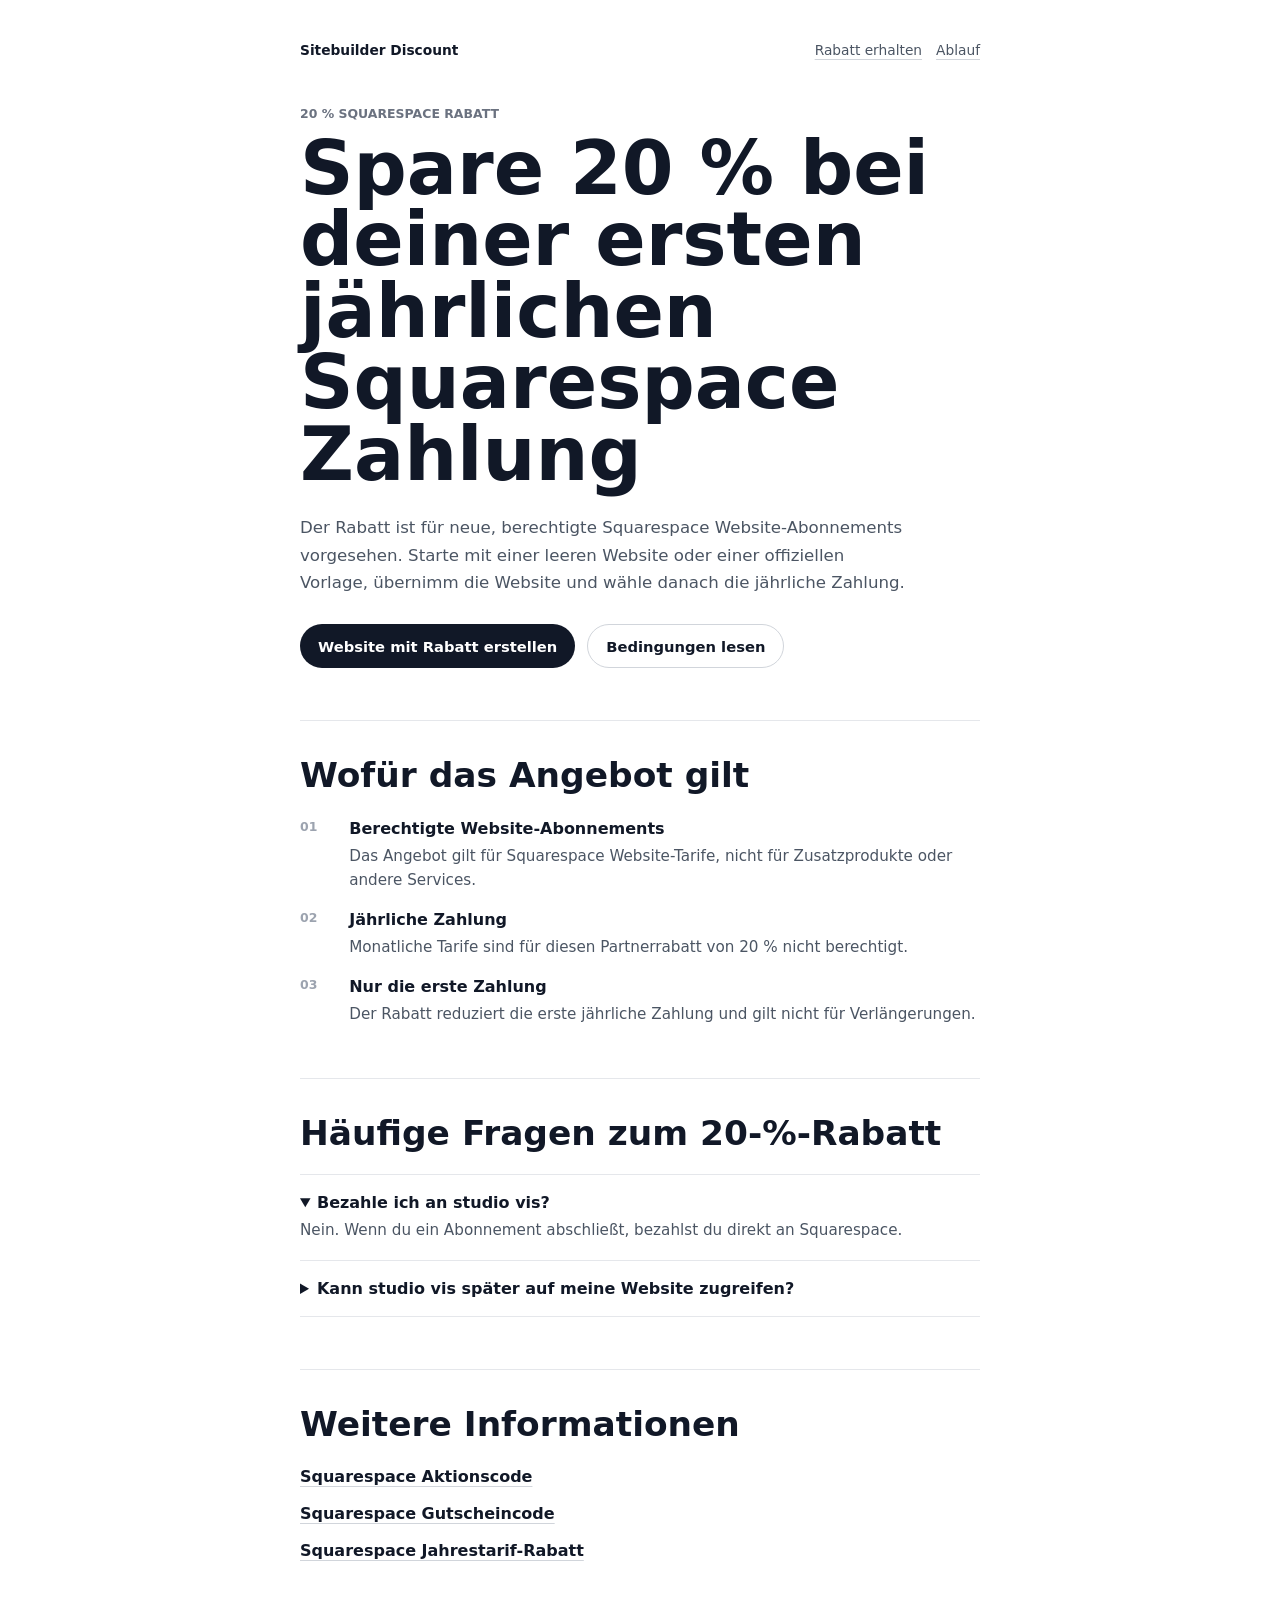
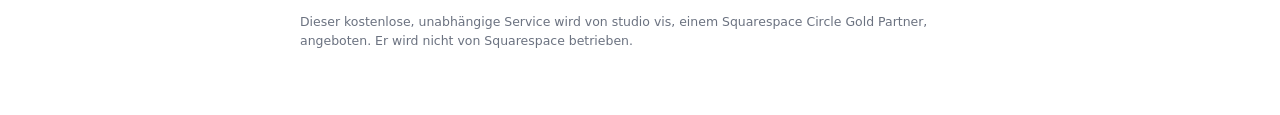
<file: squarespace-20-off/index.html>
<!DOCTYPE html>
<html lang="de">
<head>
<meta charset="utf-8"/>
<meta content="width=device-width, initial-scale=1" name="viewport"/>
<title>20 % Squarespace Rabatt auf jährliche Website-Tarife</title>
<meta content="Erhalte 20 % Squarespace Rabatt auf die erste Zahlung eines berechtigten jährlichen Website-Abonnements über eine Circle Gold Partner Test-Website." name="description"/>
<meta content="index, follow, max-image-preview:large" name="robots"/>
<link href="https://www.sitebuilder-discount.com/squarespace-20-off/" rel="canonical"/>
<link href="../seo.css" rel="stylesheet"/>
<meta content="website" property="og:type"/>
<meta content="https://www.sitebuilder-discount.com/squarespace-20-off/" property="og:url"/>
<meta content="20 % Squarespace Rabatt auf jährliche Website-Tarife" property="og:title"/>
<meta content="Starte eine berechtigte Squarespace Test-Website über einen Circle Gold Partner und spare 20 % bei der ersten jährlichen Zahlung." property="og:description"/>
<script type="application/ld+json">
{
  "@context": "https://schema.org",
  "@graph": [
    {
      "@type": "WebPage",
      "@id": "https://www.sitebuilder-discount.com/squarespace-20-off/#webpage",
      "url": "https://www.sitebuilder-discount.com/squarespace-20-off/",
      "name": "20 % Squarespace Rabatt auf jährliche Website-Tarife",
      "description": "Erhalte 20 % Squarespace Rabatt auf die erste Zahlung eines berechtigten jährlichen Website-Abonnements.",
      "isPartOf": { "@id": "https://www.sitebuilder-discount.com/#website" },
      "inLanguage": "de"
    },
    {
      "@type": "FAQPage",
      "mainEntity": [
        {
          "@type": "Question",
          "name": "Wofür gilt der Squarespace Rabatt von 20 %?",
          "acceptedAnswer": {
            "@type": "Answer",
            "text": "Er gilt für die erste Zahlung eines berechtigten jährlichen Squarespace Website-Abonnements."
          }
        },
        {
          "@type": "Question",
          "name": "Gilt der Rabatt von 20 % bei jeder Verlängerung?",
          "acceptedAnswer": {
            "@type": "Answer",
            "text": "Nein. Der Circle Gold Partner Rabatt gilt nur für die erste jährliche Zahlung."
          }
        }
      ]
    }
  ]
}
</script>
</head>
<body>
<main class="page">
<nav class="nav" aria-label="Hauptnavigation">
<a class="brand" href="../">Sitebuilder Discount</a>
<div class="nav-links">
<a href="../#form-section">Rabatt erhalten</a>
<a href="../#discount-process-title">Ablauf</a>
</div>
</nav>
<p class="eyebrow">20 % Squarespace Rabatt</p>
<h1>Spare 20 % bei deiner ersten jährlichen Squarespace Zahlung</h1>
<p class="lead">Der Rabatt ist für neue, berechtigte Squarespace Website-Abonnements vorgesehen. Starte mit einer leeren Website oder einer offiziellen Vorlage, übernimm die Website und wähle danach die jährliche Zahlung.</p>
<div class="cta-row">
<a class="button" href="../#form-section">Website mit Rabatt erstellen</a>
<a class="button secondary" href="../#discount-terms-title">Bedingungen lesen</a>
</div>
<section class="section">
<h2>Wofür das Angebot gilt</h2>
<ol class="steps">
<li><span class="number">01</span><div><h3>Berechtigte Website-Abonnements</h3><p class="muted">Das Angebot gilt für Squarespace Website-Tarife, nicht für Zusatzprodukte oder andere Services.</p></div></li>
<li><span class="number">02</span><div><h3>Jährliche Zahlung</h3><p class="muted">Monatliche Tarife sind für diesen Partnerrabatt von 20 % nicht berechtigt.</p></div></li>
<li><span class="number">03</span><div><h3>Nur die erste Zahlung</h3><p class="muted">Der Rabatt reduziert die erste jährliche Zahlung und gilt nicht für Verlängerungen.</p></div></li>
</ol>
</section>
<section class="section">
<h2>Häufige Fragen zum 20-%-Rabatt</h2>
<div class="faq">
<details open><summary>Bezahle ich an studio vis?</summary><p class="muted">Nein. Wenn du ein Abonnement abschließt, bezahlst du direkt an Squarespace.</p></details>
<details><summary>Kann studio vis später auf meine Website zugreifen?</summary><p class="muted">Nein. Nach der Übertragung entfernt die Automation studio vis vollständig von der Website.</p></details>
</div>
</section>
<section class="section">
<h2>Weitere Informationen</h2>
<ul class="links">
<li><a href="../squarespace-promo-code/">Squarespace Aktionscode</a></li>
<li><a href="../squarespace-coupon-code/">Squarespace Gutscheincode</a></li>
<li><a href="../squarespace-annual-plan-discount/">Squarespace Jahrestarif-Rabatt</a></li>
</ul>
</section>
<p class="fineprint">Dieser kostenlose, unabhängige Service wird von studio vis, einem Squarespace Circle Gold Partner, angeboten. Er wird nicht von Squarespace betrieben.</p>
</main>
</body>
</html>
</file>
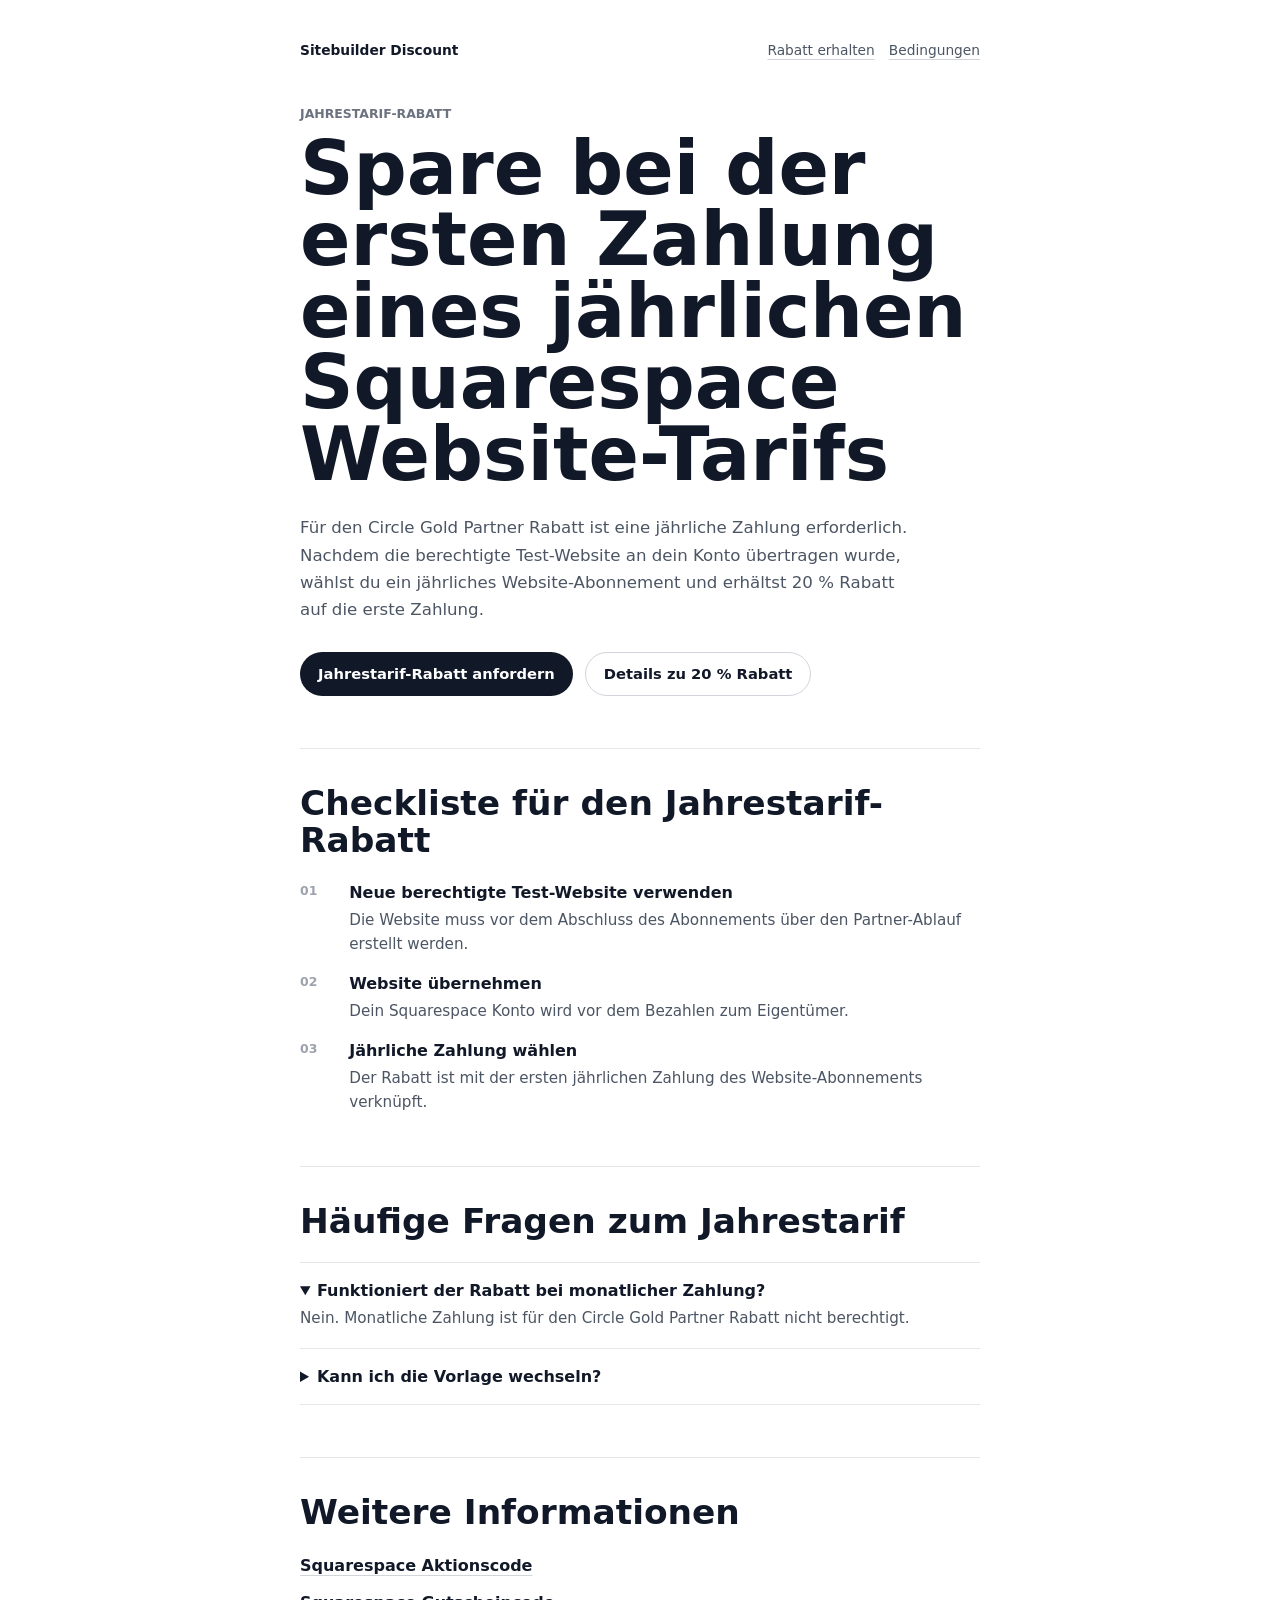
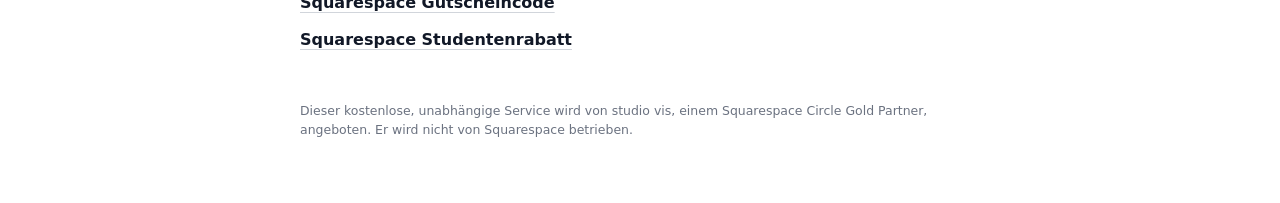
<file: squarespace-annual-plan-discount/index.html>
<!DOCTYPE html>
<html lang="de">
<head>
<meta charset="utf-8"/>
<meta content="width=device-width, initial-scale=1" name="viewport"/>
<title>Squarespace Jahrestarif-Rabatt: 20 % auf die erste Zahlung</title>
<meta content="Erhalte einen Squarespace Jahrestarif-Rabatt: 20 % auf die erste Zahlung eines berechtigten jährlichen Website-Abonnements über einen Circle Gold Partner." name="description"/>
<meta content="index, follow, max-image-preview:large" name="robots"/>
<link href="https://www.sitebuilder-discount.com/squarespace-annual-plan-discount/" rel="canonical"/>
<link href="../seo.css" rel="stylesheet"/>
<meta content="website" property="og:type"/>
<meta content="https://www.sitebuilder-discount.com/squarespace-annual-plan-discount/" property="og:url"/>
<meta content="Squarespace Jahrestarif-Rabatt: 20 % auf die erste Zahlung" property="og:title"/>
<meta content="Nutze eine Circle Gold Partner Test-Website und spare 20 % bei der ersten jährlichen Squarespace Zahlung." property="og:description"/>
<script type="application/ld+json">
{
  "@context": "https://schema.org",
  "@graph": [
    {
      "@type": "WebPage",
      "@id": "https://www.sitebuilder-discount.com/squarespace-annual-plan-discount/#webpage",
      "url": "https://www.sitebuilder-discount.com/squarespace-annual-plan-discount/",
      "name": "Squarespace Jahrestarif-Rabatt: 20 % auf die erste Zahlung",
      "description": "Erhalte 20 % Rabatt auf die erste Zahlung eines berechtigten jährlichen Squarespace Website-Abonnements.",
      "isPartOf": { "@id": "https://www.sitebuilder-discount.com/#website" },
      "inLanguage": "de"
    },
    {
      "@type": "FAQPage",
      "mainEntity": [
        {
          "@type": "Question",
          "name": "Gilt der Rabatt für jährliche oder monatliche Zahlung?",
          "acceptedAnswer": {
            "@type": "Answer",
            "text": "Der Rabatt gilt für berechtigte jährliche Squarespace Website-Abonnements."
          }
        },
        {
          "@type": "Question",
          "name": "Kann ich den Jahrestarif-Rabatt für eine bestehende Website verwenden?",
          "acceptedAnswer": {
            "@type": "Answer",
            "text": "Diese Einrichtung ist für neue berechtigte Test-Websites vorgesehen, die über ein Circle Gold Partnerkonto erstellt werden."
          }
        }
      ]
    }
  ]
}
</script>
</head>
<body>
<main class="page">
<nav class="nav" aria-label="Hauptnavigation">
<a class="brand" href="../">Sitebuilder Discount</a>
<div class="nav-links">
<a href="../#form-section">Rabatt erhalten</a>
<a href="../#discount-terms-title">Bedingungen</a>
</div>
</nav>
<p class="eyebrow">Jahrestarif-Rabatt</p>
<h1>Spare bei der ersten Zahlung eines jährlichen Squarespace Website-Tarifs</h1>
<p class="lead">Für den Circle Gold Partner Rabatt ist eine jährliche Zahlung erforderlich. Nachdem die berechtigte Test-Website an dein Konto übertragen wurde, wählst du ein jährliches Website-Abonnement und erhältst 20 % Rabatt auf die erste Zahlung.</p>
<div class="cta-row">
<a class="button" href="../#form-section">Jahrestarif-Rabatt anfordern</a>
<a class="button secondary" href="../squarespace-20-off/">Details zu 20 % Rabatt</a>
</div>
<section class="section">
<h2>Checkliste für den Jahrestarif-Rabatt</h2>
<ol class="steps">
<li><span class="number">01</span><div><h3>Neue berechtigte Test-Website verwenden</h3><p class="muted">Die Website muss vor dem Abschluss des Abonnements über den Partner-Ablauf erstellt werden.</p></div></li>
<li><span class="number">02</span><div><h3>Website übernehmen</h3><p class="muted">Dein Squarespace Konto wird vor dem Bezahlen zum Eigentümer.</p></div></li>
<li><span class="number">03</span><div><h3>Jährliche Zahlung wählen</h3><p class="muted">Der Rabatt ist mit der ersten jährlichen Zahlung des Website-Abonnements verknüpft.</p></div></li>
</ol>
</section>
<section class="section">
<h2>Häufige Fragen zum Jahrestarif</h2>
<div class="faq">
<details open><summary>Funktioniert der Rabatt bei monatlicher Zahlung?</summary><p class="muted">Nein. Monatliche Zahlung ist für den Circle Gold Partner Rabatt nicht berechtigt.</p></details>
<details><summary>Kann ich die Vorlage wechseln?</summary><p class="muted">Du kannst bei der Anfrage jede offizielle Squarespace Vorlage wählen oder mit einer leeren Website starten.</p></details>
</div>
</section>
<section class="section">
<h2>Weitere Informationen</h2>
<ul class="links">
<li><a href="../squarespace-promo-code/">Squarespace Aktionscode</a></li>
<li><a href="../squarespace-coupon-code/">Squarespace Gutscheincode</a></li>
<li><a href="../squarespace-student-discount/">Squarespace Studentenrabatt</a></li>
</ul>
</section>
<p class="fineprint">Dieser kostenlose, unabhängige Service wird von studio vis, einem Squarespace Circle Gold Partner, angeboten. Er wird nicht von Squarespace betrieben.</p>
</main>
</body>
</html>
</file>
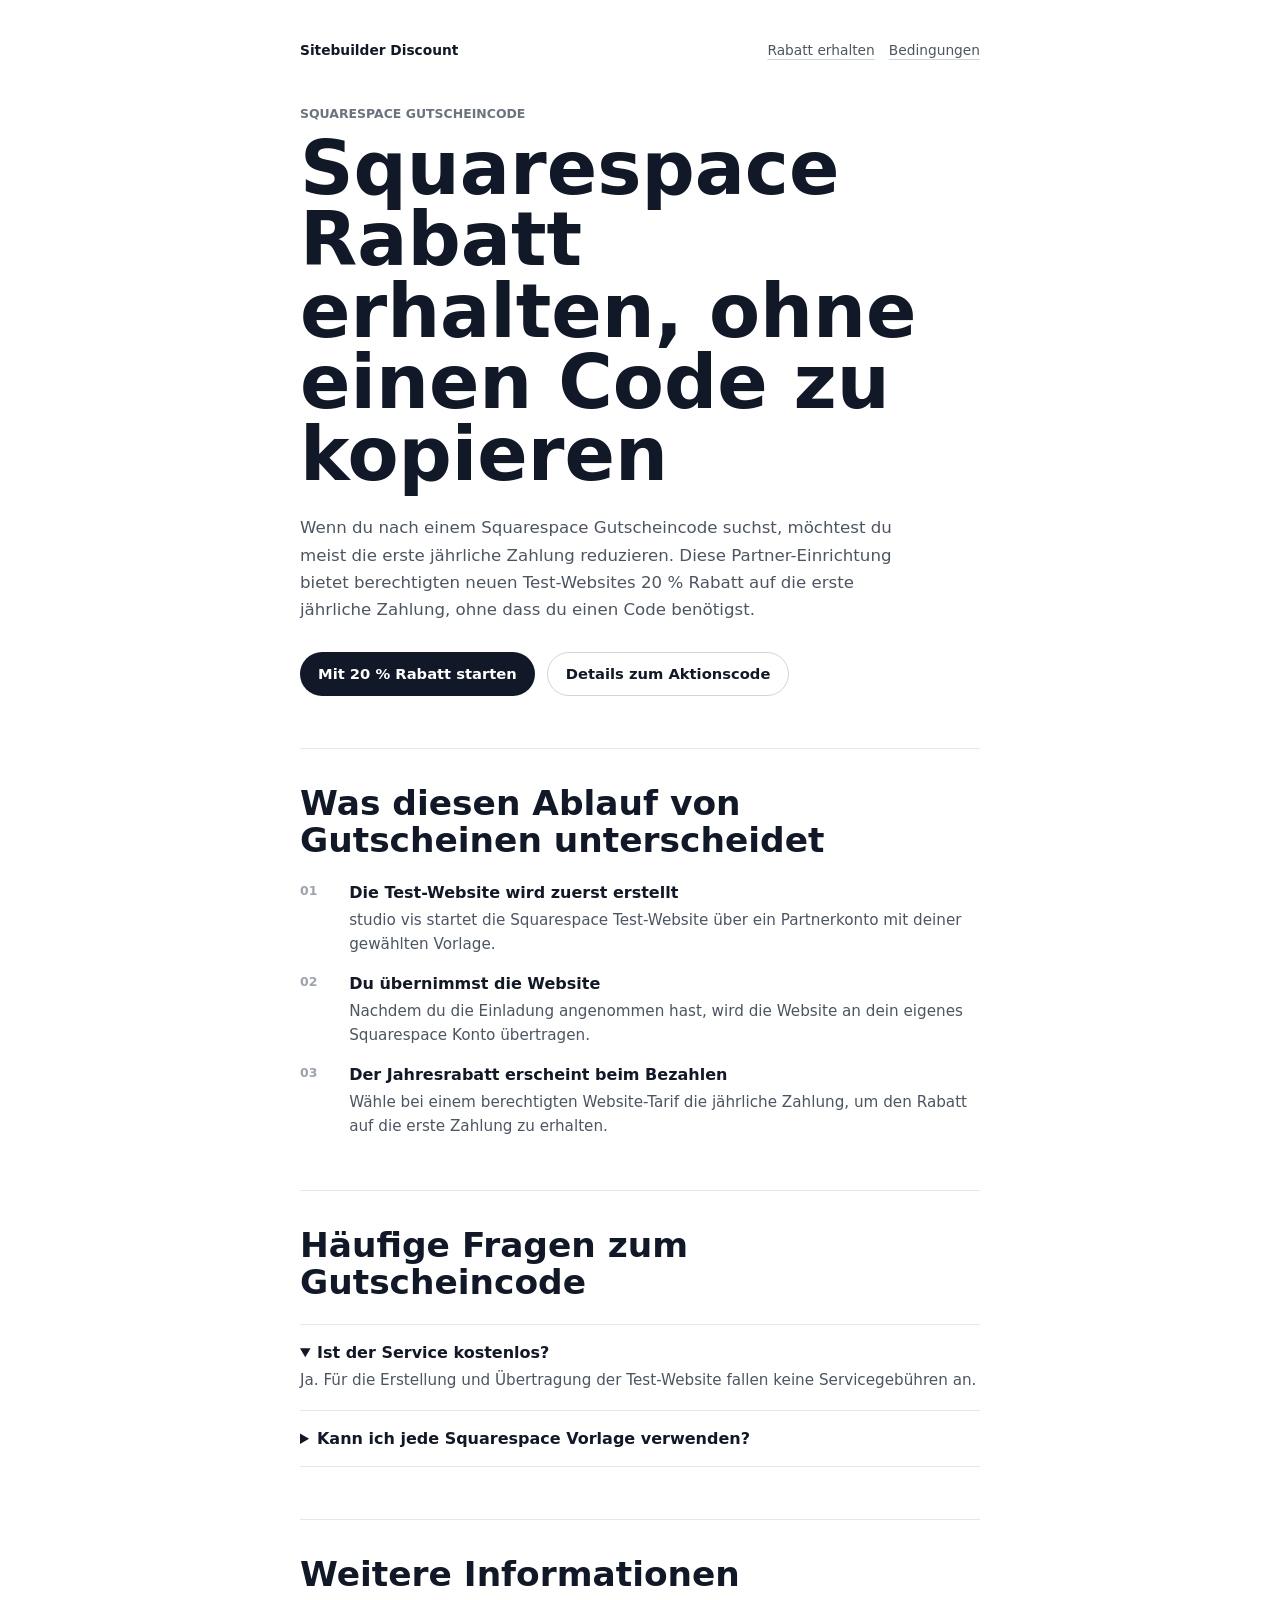
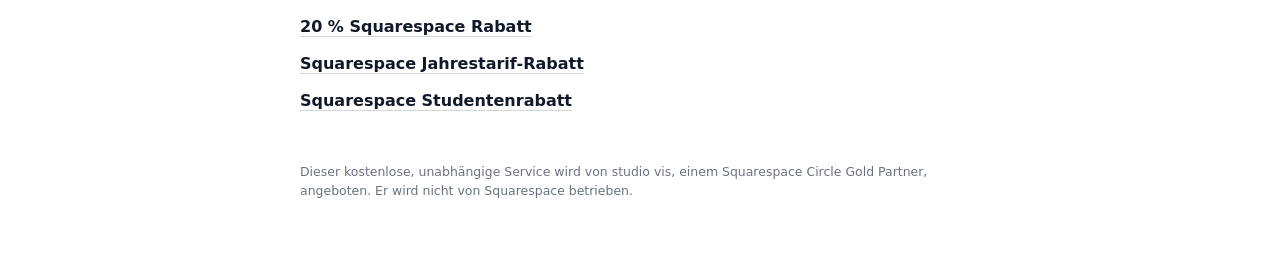
<file: squarespace-coupon-code/index.html>
<!DOCTYPE html>
<html lang="de">
<head>
<meta charset="utf-8"/>
<meta content="width=device-width, initial-scale=1" name="viewport"/>
<title>Squarespace Gutscheincode-Alternative für 20 % Rabatt</title>
<meta content="Du suchst einen Squarespace Gutscheincode? Erhalte 20 % Rabatt auf die erste Zahlung eines berechtigten jährlichen Website-Tarifs über einen Circle Gold Partner." name="description"/>
<meta content="index, follow, max-image-preview:large" name="robots"/>
<link href="https://www.sitebuilder-discount.com/squarespace-coupon-code/" rel="canonical"/>
<link href="../seo.css" rel="stylesheet"/>
<meta content="website" property="og:type"/>
<meta content="https://www.sitebuilder-discount.com/squarespace-coupon-code/" property="og:url"/>
<meta content="Squarespace Gutscheincode-Alternative für 20 % Rabatt" property="og:title"/>
<meta content="Nutze eine berechtigte Circle Gold Partner Test-Website, statt nach einem Gutscheincode zu suchen." property="og:description"/>
<script type="application/ld+json">
{
  "@context": "https://schema.org",
  "@graph": [
    {
      "@type": "WebPage",
      "@id": "https://www.sitebuilder-discount.com/squarespace-coupon-code/#webpage",
      "url": "https://www.sitebuilder-discount.com/squarespace-coupon-code/",
      "name": "Squarespace Gutscheincode-Alternative für 20 % Rabatt",
      "description": "Erhalte einen Squarespace Jahrestarif-Rabatt über eine berechtigte Circle Gold Partner Test-Website.",
      "isPartOf": { "@id": "https://www.sitebuilder-discount.com/#website" },
      "inLanguage": "de"
    },
    {
      "@type": "FAQPage",
      "mainEntity": [
        {
          "@type": "Question",
          "name": "Wo gebe ich den Gutscheincode ein?",
          "acceptedAnswer": {
            "@type": "Answer",
            "text": "Für dieses Angebot musst du keinen Gutscheincode eingeben. Der Rabatt ist mit der berechtigten, vom Partner erstellten Test-Website verknüpft."
          }
        },
        {
          "@type": "Question",
          "name": "Gilt der Rabatt bei monatlicher Zahlung?",
          "acceptedAnswer": {
            "@type": "Answer",
            "text": "Nein. Der Circle Gold Partner Rabatt gilt für die erste Zahlung eines berechtigten jährlichen Website-Abonnements."
          }
        }
      ]
    }
  ]
}
</script>
</head>
<body>
<main class="page">
<nav class="nav" aria-label="Hauptnavigation">
<a class="brand" href="../">Sitebuilder Discount</a>
<div class="nav-links">
<a href="../#form-section">Rabatt erhalten</a>
<a href="../#discount-terms-title">Bedingungen</a>
</div>
</nav>
<p class="eyebrow">Squarespace Gutscheincode</p>
<h1>Squarespace Rabatt erhalten, ohne einen Code zu kopieren</h1>
<p class="lead">Wenn du nach einem Squarespace Gutscheincode suchst, möchtest du meist die erste jährliche Zahlung reduzieren. Diese Partner-Einrichtung bietet berechtigten neuen Test-Websites 20 % Rabatt auf die erste jährliche Zahlung, ohne dass du einen Code benötigst.</p>
<div class="cta-row">
<a class="button" href="../#form-section">Mit 20 % Rabatt starten</a>
<a class="button secondary" href="../squarespace-promo-code/">Details zum Aktionscode</a>
</div>
<section class="section">
<h2>Was diesen Ablauf von Gutscheinen unterscheidet</h2>
<ol class="steps">
<li><span class="number">01</span><div><h3>Die Test-Website wird zuerst erstellt</h3><p class="muted">studio vis startet die Squarespace Test-Website über ein Partnerkonto mit deiner gewählten Vorlage.</p></div></li>
<li><span class="number">02</span><div><h3>Du übernimmst die Website</h3><p class="muted">Nachdem du die Einladung angenommen hast, wird die Website an dein eigenes Squarespace Konto übertragen.</p></div></li>
<li><span class="number">03</span><div><h3>Der Jahresrabatt erscheint beim Bezahlen</h3><p class="muted">Wähle bei einem berechtigten Website-Tarif die jährliche Zahlung, um den Rabatt auf die erste Zahlung zu erhalten.</p></div></li>
</ol>
</section>
<section class="section">
<h2>Häufige Fragen zum Gutscheincode</h2>
<div class="faq">
<details open><summary>Ist der Service kostenlos?</summary><p class="muted">Ja. Für die Erstellung und Übertragung der Test-Website fallen keine Servicegebühren an.</p></details>
<details><summary>Kann ich jede Squarespace Vorlage verwenden?</summary><p class="muted">Ja. Füge den Link zu einer offiziellen Squarespace Vorlage ein oder lass das Feld für eine leere Website frei.</p></details>
</div>
</section>
<section class="section">
<h2>Weitere Informationen</h2>
<ul class="links">
<li><a href="../squarespace-20-off/">20 % Squarespace Rabatt</a></li>
<li><a href="../squarespace-annual-plan-discount/">Squarespace Jahrestarif-Rabatt</a></li>
<li><a href="../squarespace-student-discount/">Squarespace Studentenrabatt</a></li>
</ul>
</section>
<p class="fineprint">Dieser kostenlose, unabhängige Service wird von studio vis, einem Squarespace Circle Gold Partner, angeboten. Er wird nicht von Squarespace betrieben.</p>
</main>
</body>
</html>
</file>
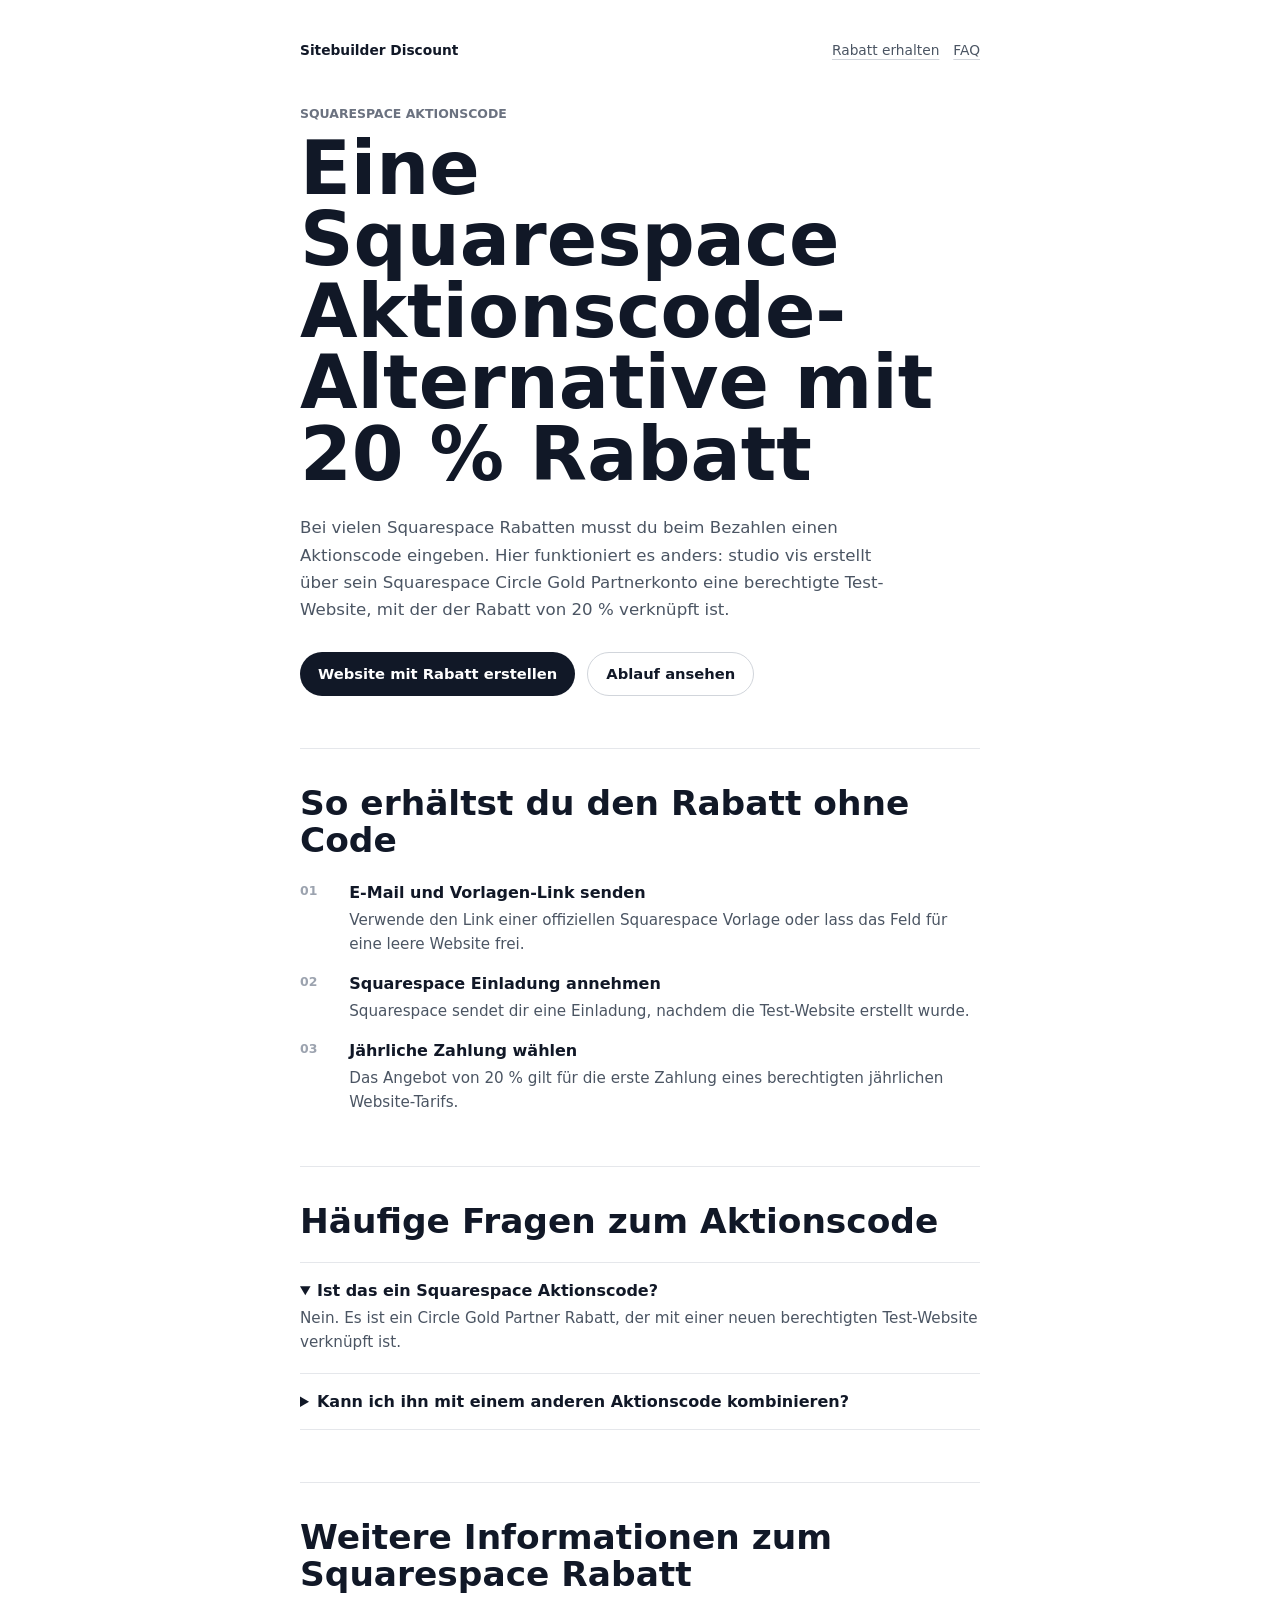
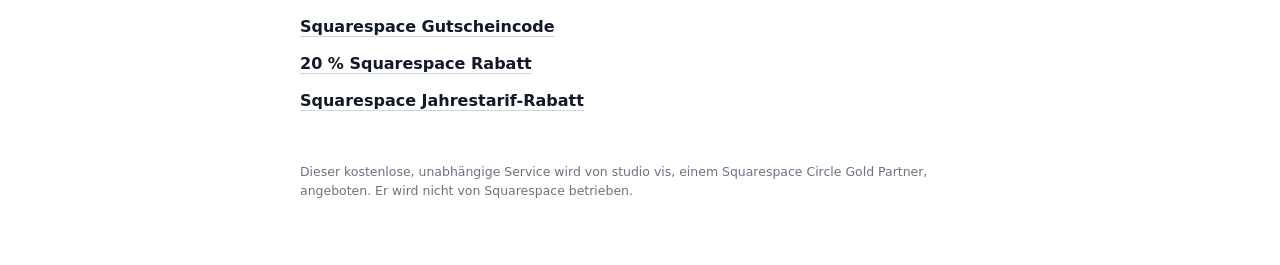
<file: squarespace-promo-code/index.html>
<!DOCTYPE html>
<html lang="de">
<head>
<meta charset="utf-8"/>
<meta content="width=device-width, initial-scale=1" name="viewport"/>
<title>Squarespace Aktionscode-Alternative: 20 % Rabatt</title>
<meta content="Du suchst einen Squarespace Aktionscode? Erhalte 20 % Rabatt auf die erste Zahlung eines berechtigten jährlichen Website-Tarifs über eine Circle Gold Partner Test-Website." name="description"/>
<meta content="index, follow, max-image-preview:large" name="robots"/>
<link href="https://www.sitebuilder-discount.com/squarespace-promo-code/" rel="canonical"/>
<link href="../seo.css" rel="stylesheet"/>
<meta content="website" property="og:type"/>
<meta content="https://www.sitebuilder-discount.com/squarespace-promo-code/" property="og:url"/>
<meta content="Squarespace Aktionscode-Alternative: 20 % Rabatt" property="og:title"/>
<meta content="Kein Code erforderlich. Starte mit einer berechtigten Partner-Test-Website und wähle die jährliche Zahlung für 20 % Rabatt." property="og:description"/>
<script type="application/ld+json">
{
  "@context": "https://schema.org",
  "@graph": [
    {
      "@type": "WebPage",
      "@id": "https://www.sitebuilder-discount.com/squarespace-promo-code/#webpage",
      "url": "https://www.sitebuilder-discount.com/squarespace-promo-code/",
      "name": "Squarespace Aktionscode-Alternative: 20 % Rabatt",
      "description": "Erhalte 20 % Rabatt auf einen berechtigten jährlichen Squarespace Website-Tarif, ohne einen Aktionscode einzugeben.",
      "isPartOf": { "@id": "https://www.sitebuilder-discount.com/#website" },
      "inLanguage": "de"
    },
    {
      "@type": "FAQPage",
      "mainEntity": [
        {
          "@type": "Question",
          "name": "Benötige ich einen Squarespace Aktionscode?",
          "acceptedAnswer": {
            "@type": "Answer",
            "text": "Nein. Der Circle Gold Partner Rabatt wird vor dem Bezahlen mit der berechtigten Test-Website verknüpft. Du musst keinen Code eingeben."
          }
        },
        {
          "@type": "Question",
          "name": "Wie hoch ist der Rabatt?",
          "acceptedAnswer": {
            "@type": "Answer",
            "text": "Der Rabatt beträgt 20 % auf die erste Zahlung eines berechtigten jährlichen Squarespace Website-Abonnements."
          }
        }
      ]
    }
  ]
}
</script>
</head>
<body>
<main class="page">
<nav class="nav" aria-label="Hauptnavigation">
<a class="brand" href="../">Sitebuilder Discount</a>
<div class="nav-links">
<a href="../#form-section">Rabatt erhalten</a>
<a href="../#faq-title">FAQ</a>
</div>
</nav>
<p class="eyebrow">Squarespace Aktionscode</p>
<h1>Eine Squarespace Aktionscode-Alternative mit 20 % Rabatt</h1>
<p class="lead">Bei vielen Squarespace Rabatten musst du beim Bezahlen einen Aktionscode eingeben. Hier funktioniert es anders: studio vis erstellt über sein Squarespace Circle Gold Partnerkonto eine berechtigte Test-Website, mit der der Rabatt von 20 % verknüpft ist.</p>
<div class="cta-row">
<a class="button" href="../#form-section">Website mit Rabatt erstellen</a>
<a class="button secondary" href="../">Ablauf ansehen</a>
</div>
<section class="section">
<h2>So erhältst du den Rabatt ohne Code</h2>
<ol class="steps">
<li><span class="number">01</span><div><h3>E-Mail und Vorlagen-Link senden</h3><p class="muted">Verwende den Link einer offiziellen Squarespace Vorlage oder lass das Feld für eine leere Website frei.</p></div></li>
<li><span class="number">02</span><div><h3>Squarespace Einladung annehmen</h3><p class="muted">Squarespace sendet dir eine Einladung, nachdem die Test-Website erstellt wurde.</p></div></li>
<li><span class="number">03</span><div><h3>Jährliche Zahlung wählen</h3><p class="muted">Das Angebot von 20 % gilt für die erste Zahlung eines berechtigten jährlichen Website-Tarifs.</p></div></li>
</ol>
</section>
<section class="section">
<h2>Häufige Fragen zum Aktionscode</h2>
<div class="faq">
<details open><summary>Ist das ein Squarespace Aktionscode?</summary><p class="muted">Nein. Es ist ein Circle Gold Partner Rabatt, der mit einer neuen berechtigten Test-Website verknüpft ist.</p></details>
<details><summary>Kann ich ihn mit einem anderen Aktionscode kombinieren?</summary><p class="muted">Nein. Squarespace Rabattangebote können normalerweise nicht kombiniert werden.</p></details>
</div>
</section>
<section class="section">
<h2>Weitere Informationen zum Squarespace Rabatt</h2>
<ul class="links">
<li><a href="../squarespace-coupon-code/">Squarespace Gutscheincode</a></li>
<li><a href="../squarespace-20-off/">20 % Squarespace Rabatt</a></li>
<li><a href="../squarespace-annual-plan-discount/">Squarespace Jahrestarif-Rabatt</a></li>
</ul>
</section>
<p class="fineprint">Dieser kostenlose, unabhängige Service wird von studio vis, einem Squarespace Circle Gold Partner, angeboten. Er wird nicht von Squarespace betrieben.</p>
</main>
</body>
</html>
</file>
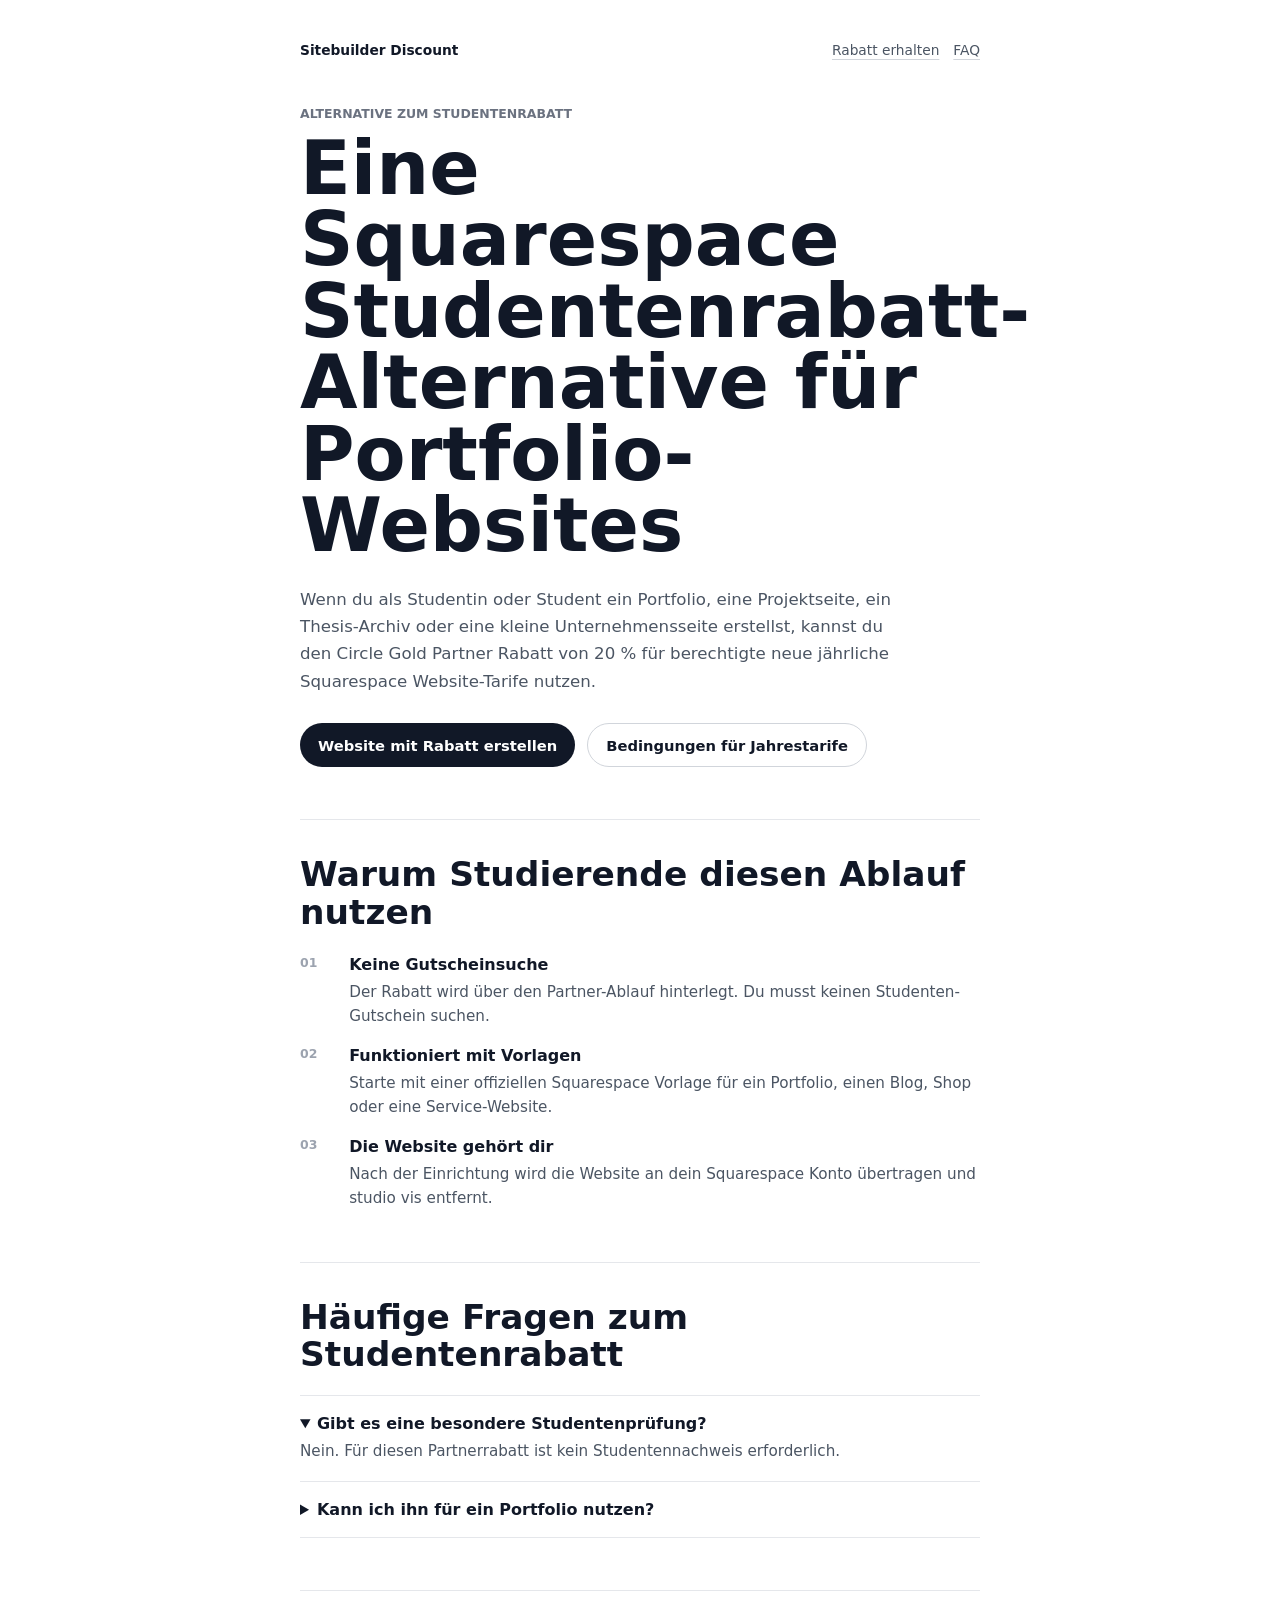
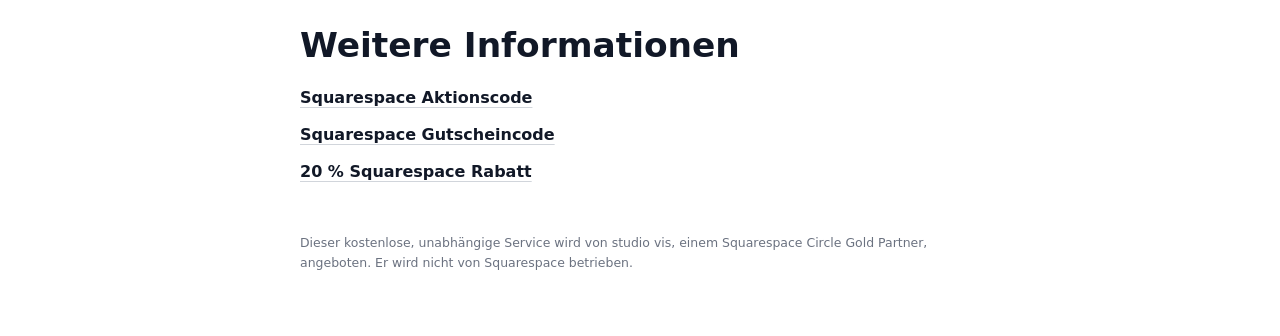
<file: squarespace-student-discount/index.html>
<!DOCTYPE html>
<html lang="de">
<head>
<meta charset="utf-8"/>
<meta content="width=device-width, initial-scale=1" name="viewport"/>
<title>Squarespace Studentenrabatt-Alternative: 20 % auf Jahrestarife</title>
<meta content="Du suchst einen Squarespace Studentenrabatt? Studierende erhalten mit dieser Circle Gold Partner Einrichtung 20 % auf einen berechtigten jährlichen Website-Tarif." name="description"/>
<meta content="index, follow, max-image-preview:large" name="robots"/>
<link href="https://www.sitebuilder-discount.com/squarespace-student-discount/" rel="canonical"/>
<link href="../seo.css" rel="stylesheet"/>
<meta content="website" property="og:type"/>
<meta content="https://www.sitebuilder-discount.com/squarespace-student-discount/" property="og:url"/>
<meta content="Squarespace Studentenrabatt-Alternative: 20 % auf Jahrestarife" property="og:title"/>
<meta content="Das Angebot gilt nicht nur für Studierende. Sie können denselben berechtigten Rabatt auf jährliche Website-Tarife nutzen." property="og:description"/>
<script type="application/ld+json">
{
  "@context": "https://schema.org",
  "@graph": [
    {
      "@type": "WebPage",
      "@id": "https://www.sitebuilder-discount.com/squarespace-student-discount/#webpage",
      "url": "https://www.sitebuilder-discount.com/squarespace-student-discount/",
      "name": "Squarespace Studentenrabatt-Alternative: 20 % auf Jahrestarife",
      "description": "Studierende können mit dieser berechtigten Circle Gold Partner Einrichtung 20 % bei der ersten jährlichen Squarespace Zahlung sparen.",
      "isPartOf": { "@id": "https://www.sitebuilder-discount.com/#website" },
      "inLanguage": "de"
    },
    {
      "@type": "FAQPage",
      "mainEntity": [
        {
          "@type": "Question",
          "name": "Ist dieser Squarespace Rabatt nur für Studierende?",
          "acceptedAnswer": {
            "@type": "Answer",
            "text": "Nein. Das ist ein Circle Gold Partner Rabatt für berechtigte neue jährliche Website-Abonnements. Studierende können ihn nutzen, er ist aber nicht auf sie beschränkt."
          }
        },
        {
          "@type": "Question",
          "name": "Benötige ich eine studentische E-Mail-Adresse?",
          "acceptedAnswer": {
            "@type": "Answer",
            "text": "Für diese Partner-Einrichtung ist keine studentische E-Mail-Adresse erforderlich. Verwende die Adresse deines Squarespace Kontos."
          }
        }
      ]
    }
  ]
}
</script>
</head>
<body>
<main class="page">
<nav class="nav" aria-label="Hauptnavigation">
<a class="brand" href="../">Sitebuilder Discount</a>
<div class="nav-links">
<a href="../#form-section">Rabatt erhalten</a>
<a href="../#faq-title">FAQ</a>
</div>
</nav>
<p class="eyebrow">Alternative zum Studentenrabatt</p>
<h1>Eine Squarespace Studentenrabatt-Alternative für Portfolio-Websites</h1>
<p class="lead">Wenn du als Studentin oder Student ein Portfolio, eine Projektseite, ein Thesis-Archiv oder eine kleine Unternehmensseite erstellst, kannst du den Circle Gold Partner Rabatt von 20 % für berechtigte neue jährliche Squarespace Website-Tarife nutzen.</p>
<div class="cta-row">
<a class="button" href="../#form-section">Website mit Rabatt erstellen</a>
<a class="button secondary" href="../squarespace-annual-plan-discount/">Bedingungen für Jahrestarife</a>
</div>
<section class="section">
<h2>Warum Studierende diesen Ablauf nutzen</h2>
<ol class="steps">
<li><span class="number">01</span><div><h3>Keine Gutscheinsuche</h3><p class="muted">Der Rabatt wird über den Partner-Ablauf hinterlegt. Du musst keinen Studenten-Gutschein suchen.</p></div></li>
<li><span class="number">02</span><div><h3>Funktioniert mit Vorlagen</h3><p class="muted">Starte mit einer offiziellen Squarespace Vorlage für ein Portfolio, einen Blog, Shop oder eine Service-Website.</p></div></li>
<li><span class="number">03</span><div><h3>Die Website gehört dir</h3><p class="muted">Nach der Einrichtung wird die Website an dein Squarespace Konto übertragen und studio vis entfernt.</p></div></li>
</ol>
</section>
<section class="section">
<h2>Häufige Fragen zum Studentenrabatt</h2>
<div class="faq">
<details open><summary>Gibt es eine besondere Studentenprüfung?</summary><p class="muted">Nein. Für diesen Partnerrabatt ist kein Studentennachweis erforderlich.</p></details>
<details><summary>Kann ich ihn für ein Portfolio nutzen?</summary><p class="muted">Ja. Du kannst eine Test-Website mit einer offiziellen Squarespace Portfolio-Vorlage anfordern oder leer starten.</p></details>
</div>
</section>
<section class="section">
<h2>Weitere Informationen</h2>
<ul class="links">
<li><a href="../squarespace-promo-code/">Squarespace Aktionscode</a></li>
<li><a href="../squarespace-coupon-code/">Squarespace Gutscheincode</a></li>
<li><a href="../squarespace-20-off/">20 % Squarespace Rabatt</a></li>
</ul>
</section>
<p class="fineprint">Dieser kostenlose, unabhängige Service wird von studio vis, einem Squarespace Circle Gold Partner, angeboten. Er wird nicht von Squarespace betrieben.</p>
</main>
</body>
</html>
</file>
<file: seo.css>
:root {
  color-scheme: light;
}

* {
  box-sizing: border-box;
}

html {
  min-height: 100%;
  font-family: Inter, ui-sans-serif, system-ui, -apple-system, BlinkMacSystemFont, "Segoe UI", sans-serif;
  background: #fff;
  color: #111827;
}

body {
  margin: 0;
  min-height: 100%;
  background: #fff;
  color: #111827;
}

a {
  color: inherit;
}

:focus-visible {
  outline: 2px solid #111827;
  outline-offset: 3px;
}

.page {
  width: min(720px, 100%);
  margin: 0 auto;
  padding: 42px 20px 64px;
}

.nav {
  display: flex;
  flex-wrap: wrap;
  gap: 14px;
  align-items: center;
  justify-content: space-between;
  margin-bottom: 48px;
  font-size: 0.86rem;
}

.brand {
  font-weight: 700;
  text-decoration: none;
}

.nav-links {
  display: flex;
  flex-wrap: wrap;
  gap: 14px;
  color: #4b5563;
}

.nav-links a {
  text-decoration-color: #d1d5db;
  text-underline-offset: 4px;
}

.eyebrow {
  margin: 0 0 12px;
  color: #6b7280;
  font-size: 0.78rem;
  font-weight: 700;
  letter-spacing: 0;
  text-transform: uppercase;
}

h1 {
  max-width: 680px;
  margin: 0;
  font-size: clamp(2.35rem, 8vw, 4.65rem);
  font-weight: 760;
  line-height: 0.96;
  letter-spacing: 0;
}

h2 {
  margin: 0;
  font-size: clamp(1.45rem, 4.5vw, 2.15rem);
  line-height: 1.08;
  letter-spacing: 0;
}

h3 {
  margin: 0;
  font-size: 1rem;
}

p {
  margin: 0;
}

.lead {
  max-width: 610px;
  margin-top: 24px;
  color: #4b5563;
  font-size: 1.04rem;
  line-height: 1.65;
}

.cta-row {
  display: flex;
  flex-wrap: wrap;
  gap: 12px;
  margin-top: 28px;
}

.button {
  display: inline-flex;
  min-height: 44px;
  align-items: center;
  justify-content: center;
  border-radius: 999px;
  padding: 0 18px;
  background: #111827;
  color: #fff;
  font-size: 0.92rem;
  font-weight: 700;
  text-decoration: none;
}

.button.secondary {
  border: 1px solid #d1d5db;
  background: #fff;
  color: #111827;
}

.section {
  margin-top: 52px;
  padding-top: 36px;
  border-top: 1px solid #e5e7eb;
}

.steps,
.links {
  display: grid;
  gap: 18px;
  margin: 24px 0 0;
  padding: 0;
  list-style: none;
}

.steps li {
  display: grid;
  grid-template-columns: 2.2rem 1fr;
  gap: 14px;
}

.number {
  color: #9ca3af;
  font-size: 0.78rem;
  font-weight: 760;
}

.muted {
  margin-top: 6px;
  color: #4b5563;
  font-size: 0.95rem;
  line-height: 1.58;
}

.faq {
  margin-top: 22px;
  border-top: 1px solid #e5e7eb;
  border-bottom: 1px solid #e5e7eb;
}

details {
  padding: 18px 0;
}

details + details {
  border-top: 1px solid #e5e7eb;
}

summary {
  cursor: pointer;
  font-weight: 700;
}

.links a {
  color: #111827;
  font-weight: 700;
  text-decoration-color: #d1d5db;
  text-underline-offset: 4px;
}

.fineprint {
  margin-top: 52px;
  color: #6b7280;
  font-size: 0.78rem;
  line-height: 1.55;
}

@media (max-width: 520px) {
  .page {
    padding-top: 28px;
  }

  .nav {
    align-items: flex-start;
    flex-direction: column;
    margin-bottom: 38px;
  }
}
</file>
